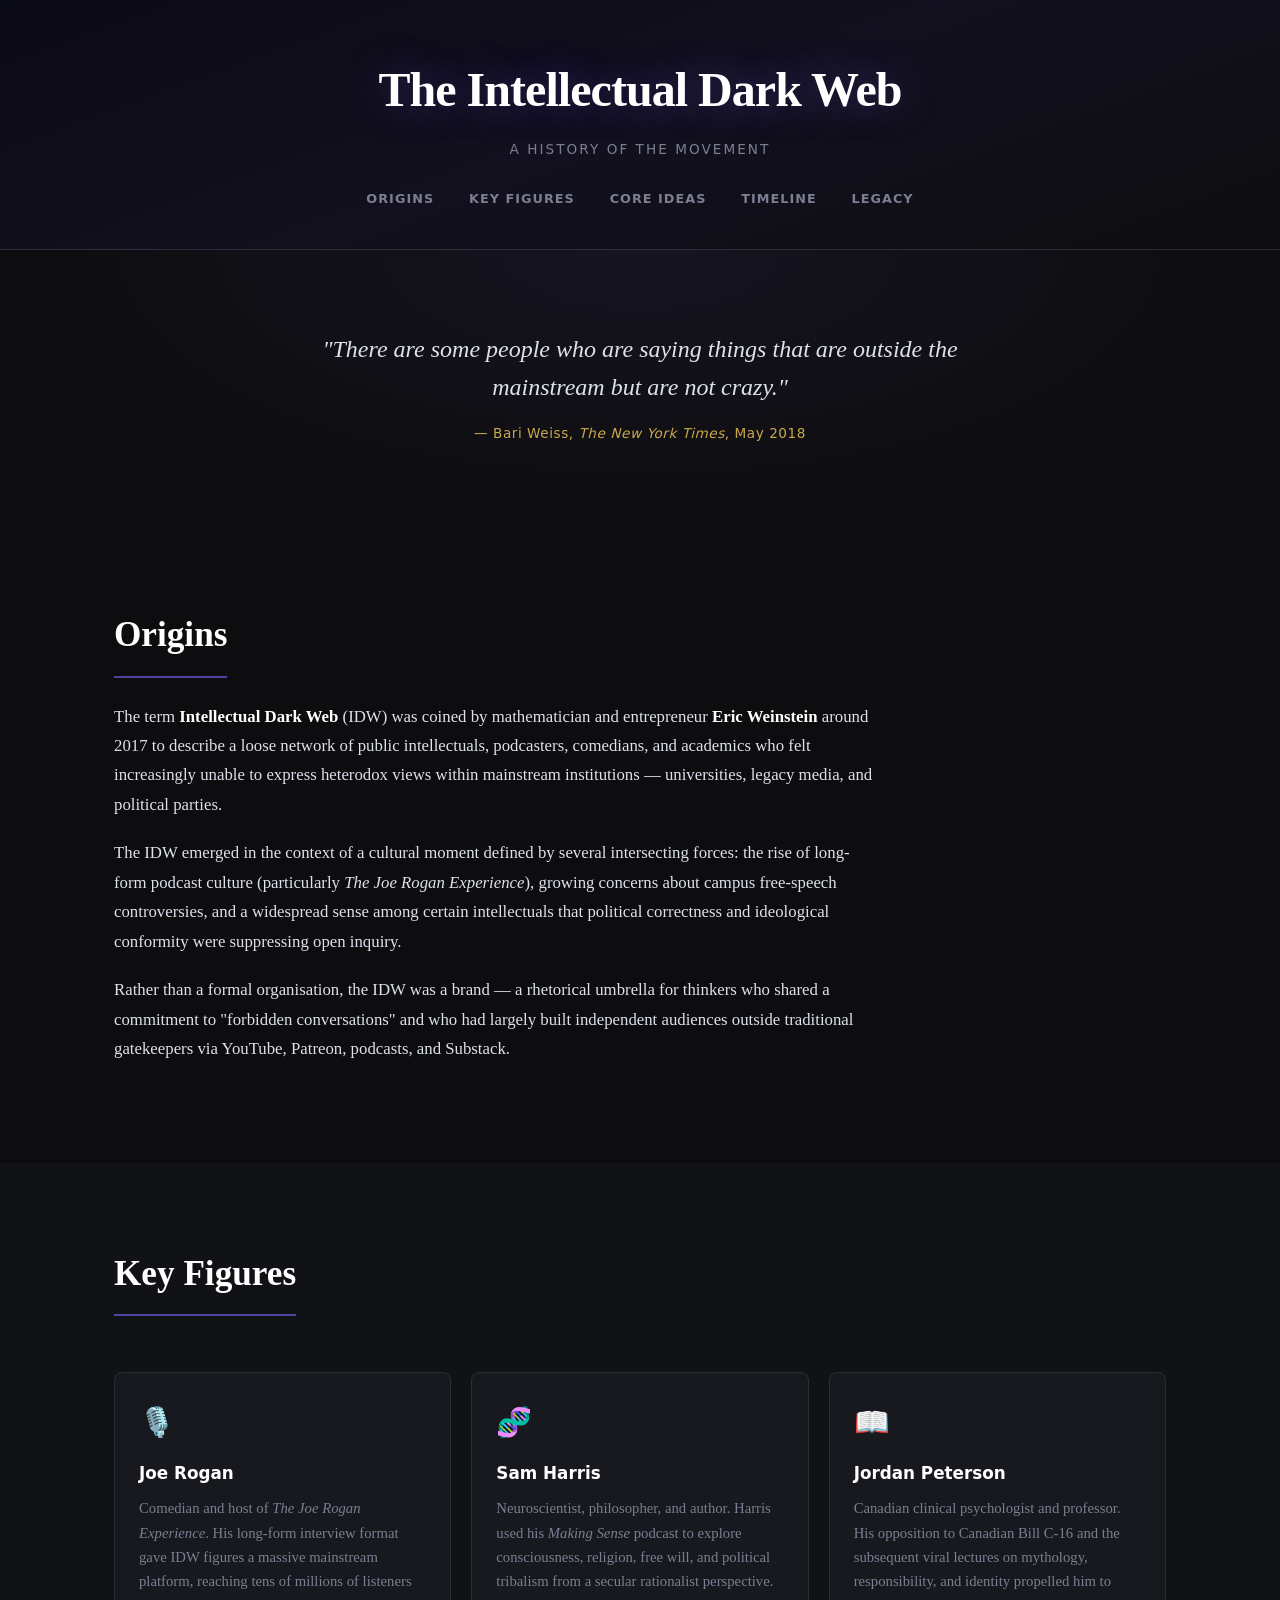
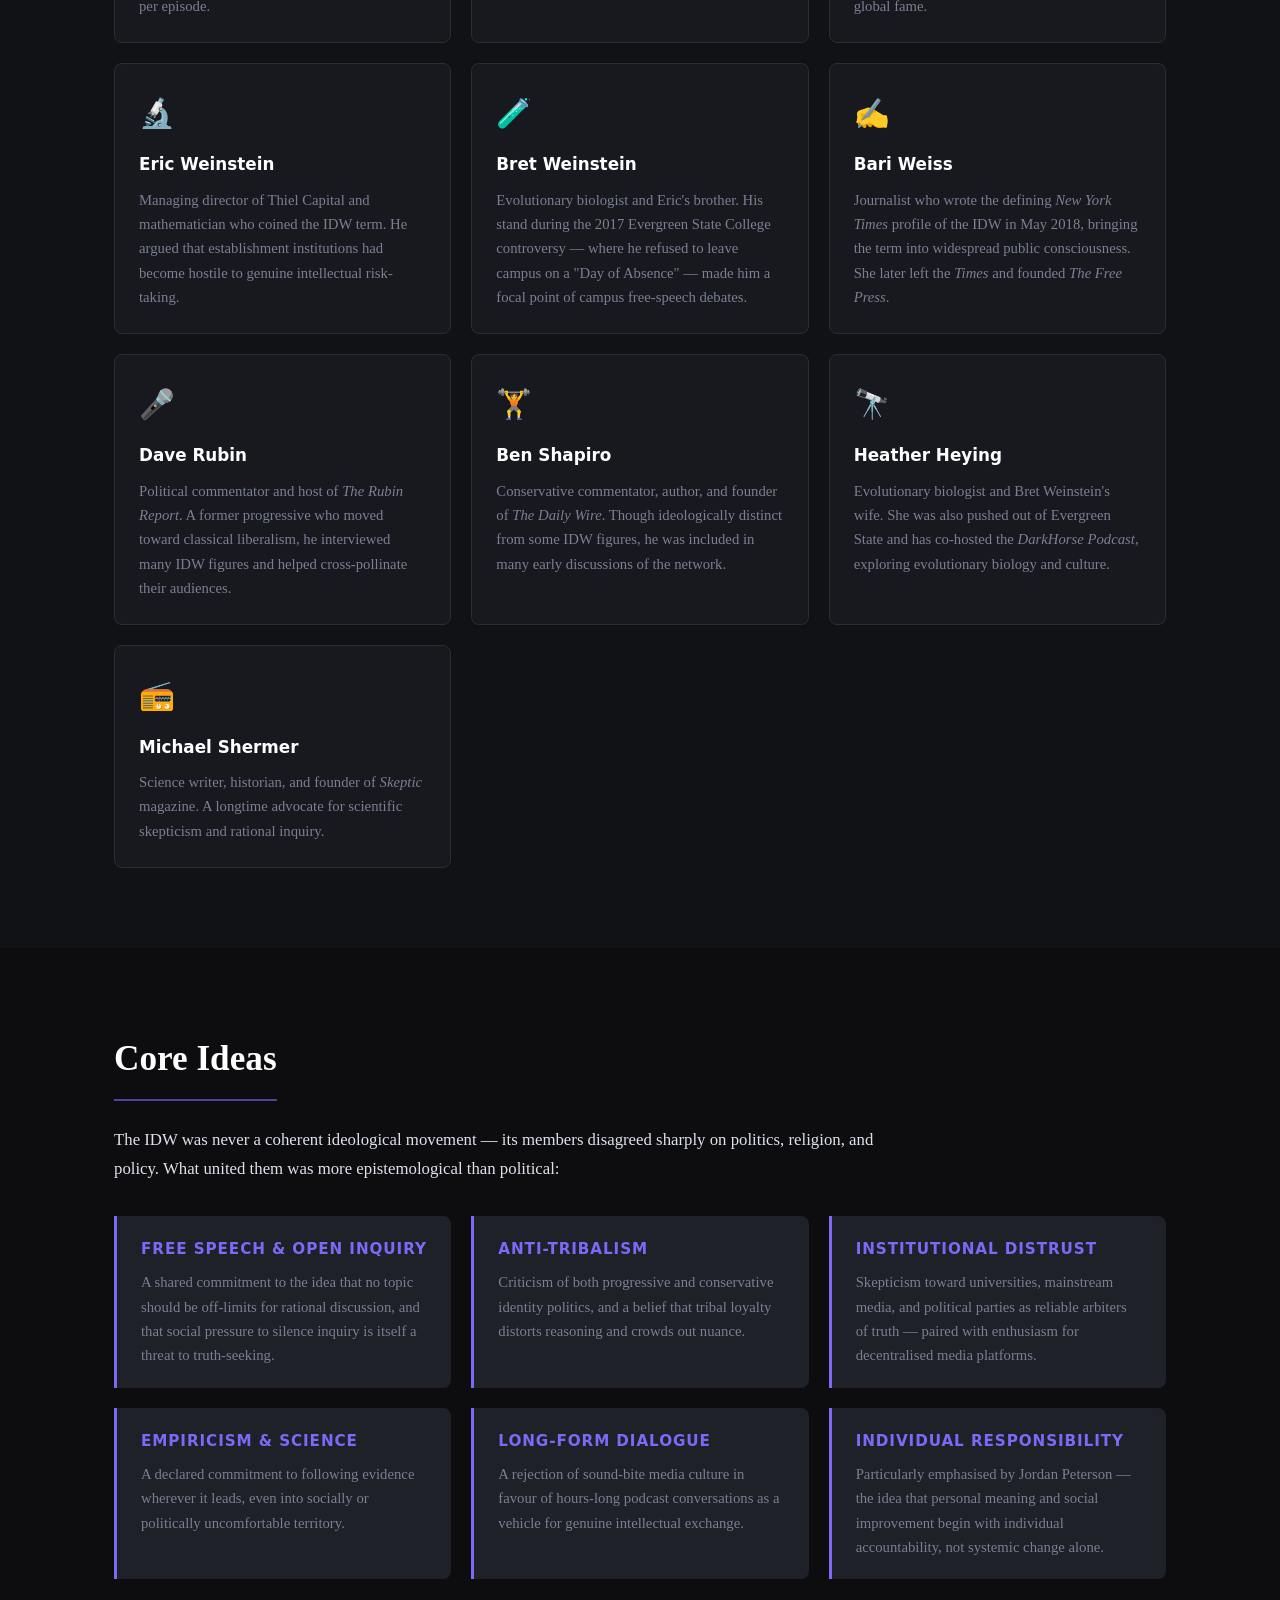
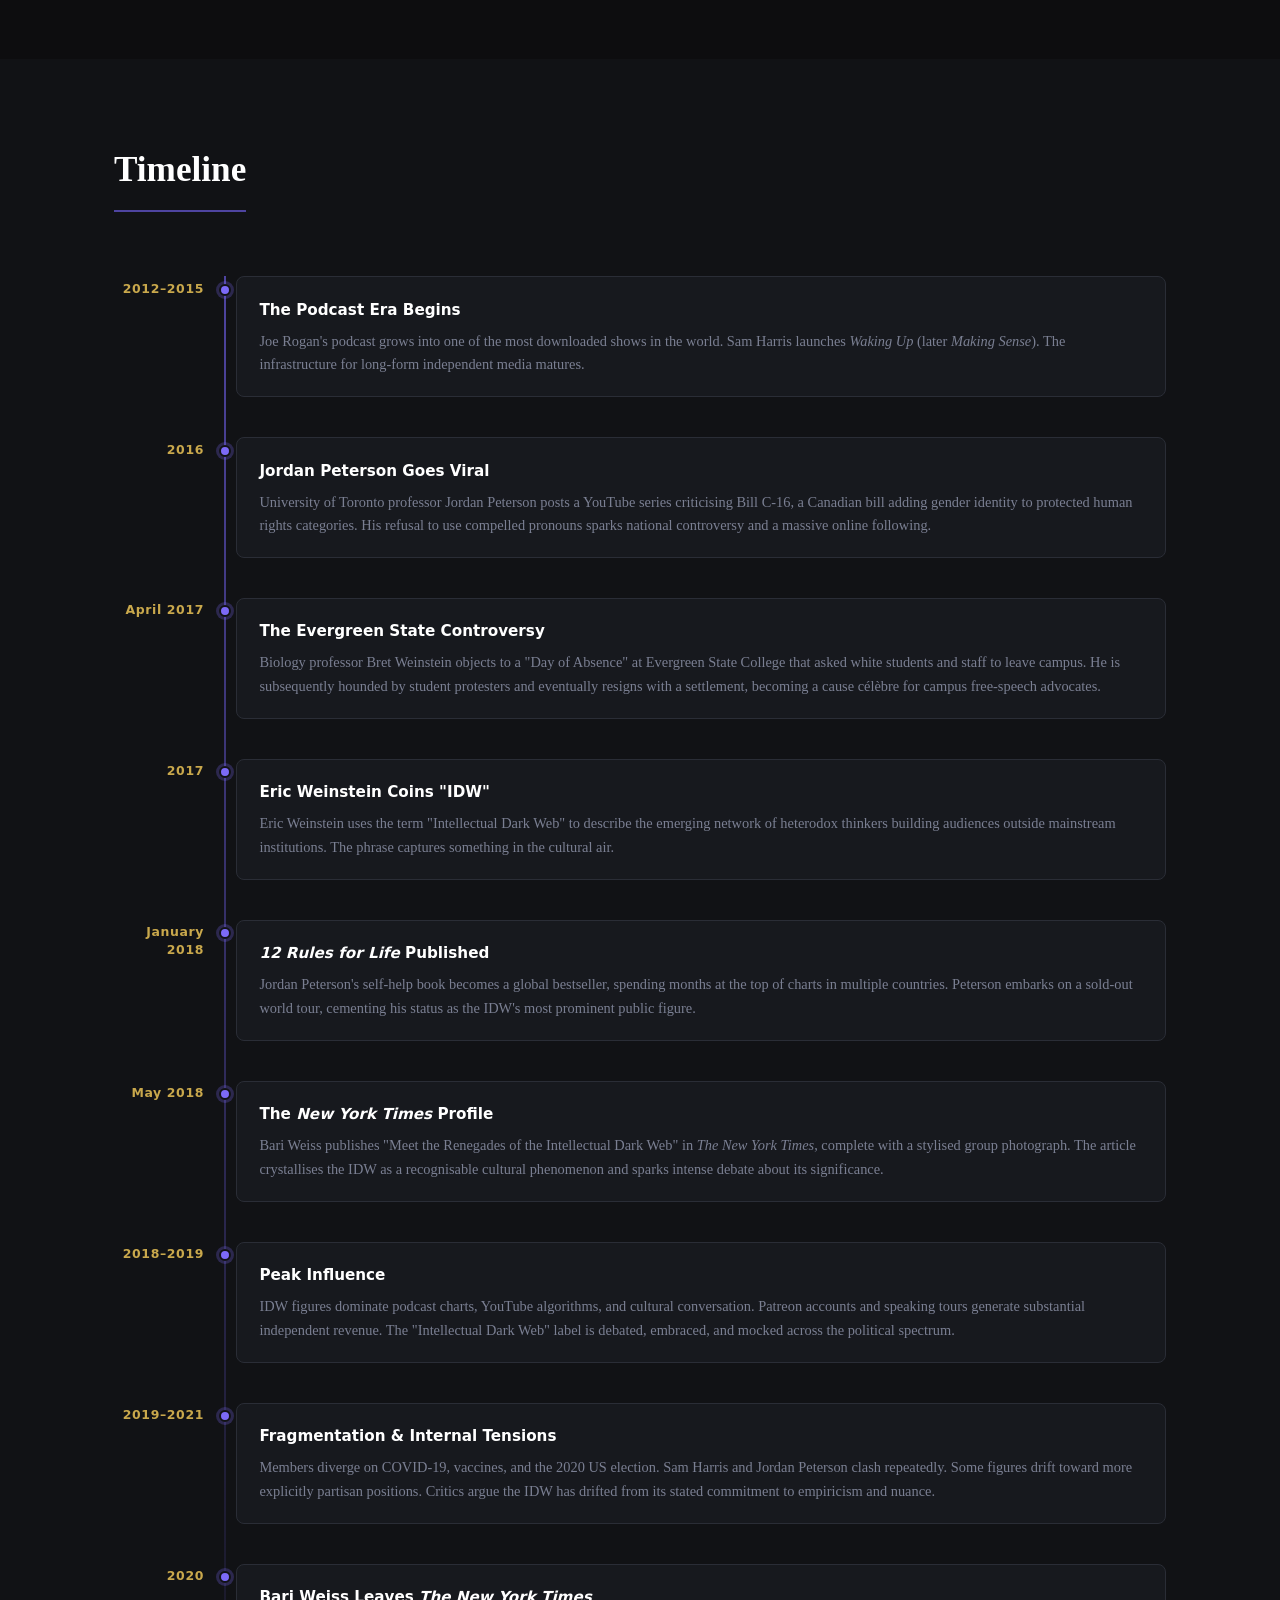
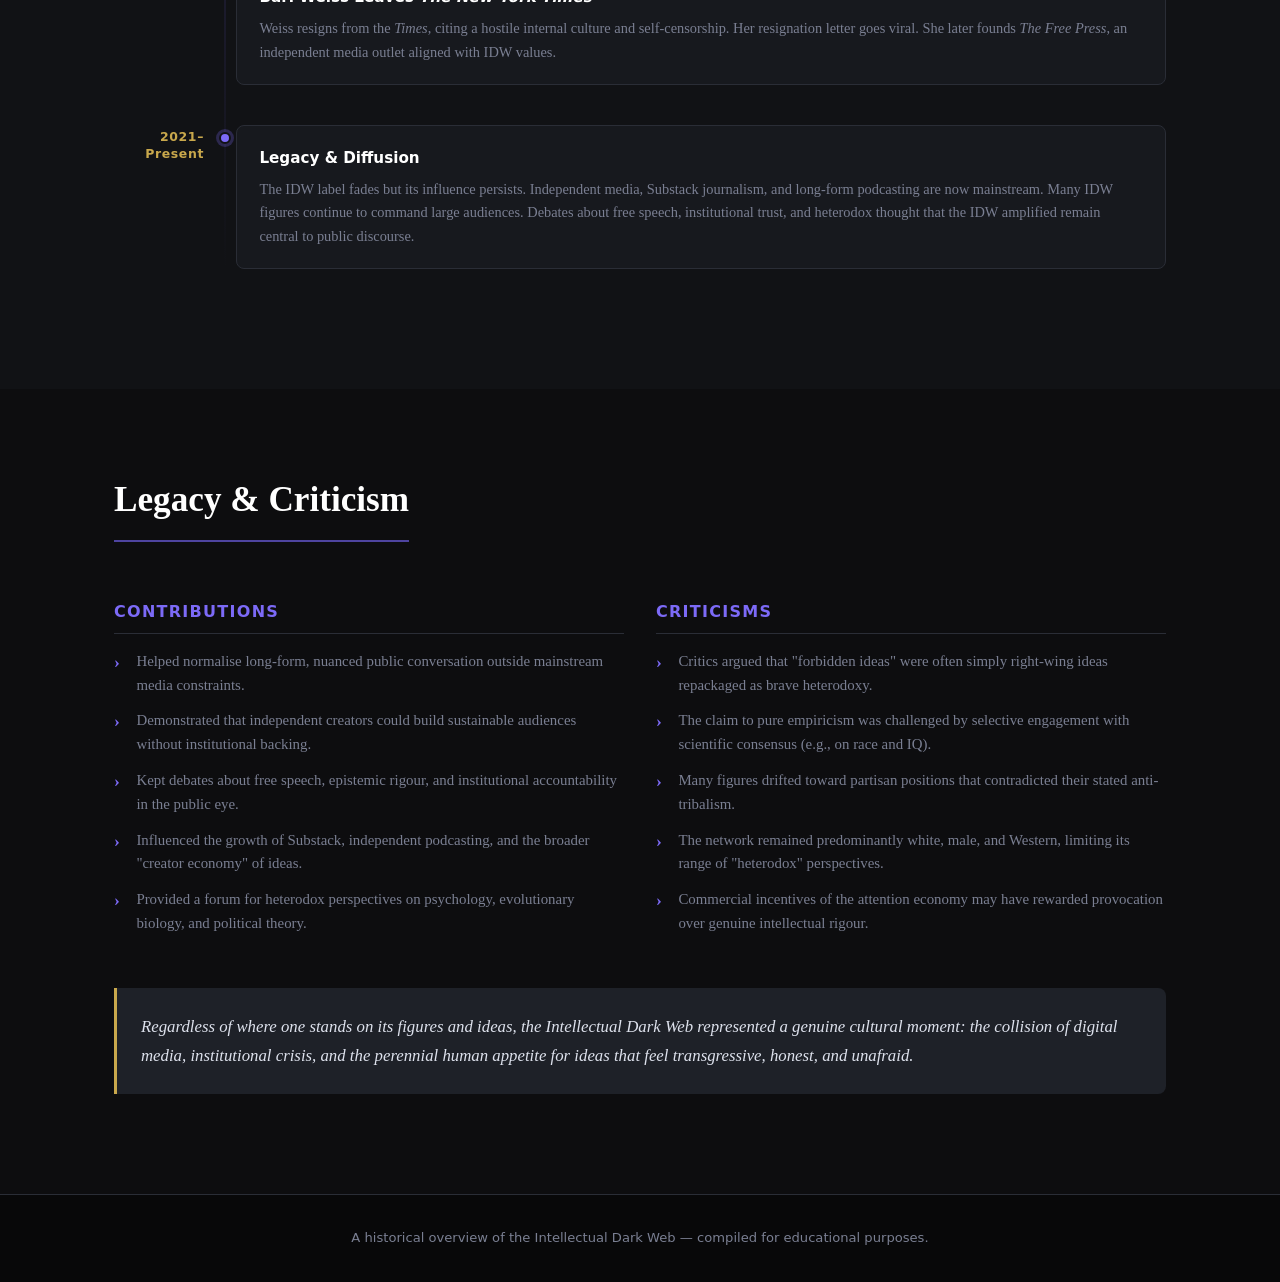
<file: index.html>
<!DOCTYPE html>
<html lang="en">
<head>
  <meta charset="UTF-8" />
  <meta name="viewport" content="width=device-width, initial-scale=1.0" />
  <title>The Intellectual Dark Web — A History</title>
  <link rel="stylesheet" href="style.css" />
</head>
<body>

  <header>
    <div class="header-inner">
      <h1>The Intellectual Dark Web</h1>
      <p class="subtitle">A History of the Movement</p>
      <nav>
        <a href="#origins">Origins</a>
        <a href="#figures">Key Figures</a>
        <a href="#ideas">Core Ideas</a>
        <a href="#timeline">Timeline</a>
        <a href="#legacy">Legacy</a>
      </nav>
    </div>
  </header>

  <main>

    <!-- HERO -->
    <section class="hero">
      <div class="container">
        <blockquote>
          "There are some people who are saying things that are outside the mainstream but are not crazy."
          <cite>— Bari Weiss, <em>The New York Times</em>, May 2018</cite>
        </blockquote>
      </div>
    </section>

    <!-- ORIGINS -->
    <section id="origins" class="section">
      <div class="container">
        <h2>Origins</h2>
        <p>
          The term <strong>Intellectual Dark Web</strong> (IDW) was coined by mathematician and entrepreneur
          <strong>Eric Weinstein</strong> around 2017 to describe a loose network of public intellectuals,
          podcasters, comedians, and academics who felt increasingly unable to express heterodox views
          within mainstream institutions — universities, legacy media, and political parties.
        </p>
        <p>
          The IDW emerged in the context of a cultural moment defined by several intersecting forces:
          the rise of long-form podcast culture (particularly <em>The Joe Rogan Experience</em>),
          growing concerns about campus free-speech controversies, and a widespread sense among certain
          intellectuals that political correctness and ideological conformity were suppressing open inquiry.
        </p>
        <p>
          Rather than a formal organisation, the IDW was a brand — a rhetorical umbrella for thinkers
          who shared a commitment to "forbidden conversations" and who had largely built independent
          audiences outside traditional gatekeepers via YouTube, Patreon, podcasts, and Substack.
        </p>
      </div>
    </section>

    <!-- KEY FIGURES -->
    <section id="figures" class="section alt">
      <div class="container">
        <h2>Key Figures</h2>
        <div class="card-grid">

          <div class="card">
            <div class="card-icon">🎙️</div>
            <h3>Joe Rogan</h3>
            <p>Comedian and host of <em>The Joe Rogan Experience</em>. His long-form interview format gave IDW figures a massive mainstream platform, reaching tens of millions of listeners per episode.</p>
          </div>

          <div class="card">
            <div class="card-icon">🧬</div>
            <h3>Sam Harris</h3>
            <p>Neuroscientist, philosopher, and author. Harris used his <em>Making Sense</em> podcast to explore consciousness, religion, free will, and political tribalism from a secular rationalist perspective.</p>
          </div>

          <div class="card">
            <div class="card-icon">📖</div>
            <h3>Jordan Peterson</h3>
            <p>Canadian clinical psychologist and professor. His opposition to Canadian Bill C-16 and the subsequent viral lectures on mythology, responsibility, and identity propelled him to global fame.</p>
          </div>

          <div class="card">
            <div class="card-icon">🔬</div>
            <h3>Eric Weinstein</h3>
            <p>Managing director of Thiel Capital and mathematician who coined the IDW term. He argued that establishment institutions had become hostile to genuine intellectual risk-taking.</p>
          </div>

          <div class="card">
            <div class="card-icon">🧪</div>
            <h3>Bret Weinstein</h3>
            <p>Evolutionary biologist and Eric's brother. His stand during the 2017 Evergreen State College controversy — where he refused to leave campus on a "Day of Absence" — made him a focal point of campus free-speech debates.</p>
          </div>

          <div class="card">
            <div class="card-icon">✍️</div>
            <h3>Bari Weiss</h3>
            <p>Journalist who wrote the defining <em>New York Times</em> profile of the IDW in May 2018, bringing the term into widespread public consciousness. She later left the <em>Times</em> and founded <em>The Free Press</em>.</p>
          </div>

          <div class="card">
            <div class="card-icon">🎤</div>
            <h3>Dave Rubin</h3>
            <p>Political commentator and host of <em>The Rubin Report</em>. A former progressive who moved toward classical liberalism, he interviewed many IDW figures and helped cross-pollinate their audiences.</p>
          </div>

          <div class="card">
            <div class="card-icon">🏋️</div>
            <h3>Ben Shapiro</h3>
            <p>Conservative commentator, author, and founder of <em>The Daily Wire</em>. Though ideologically distinct from some IDW figures, he was included in many early discussions of the network.</p>
          </div>

          <div class="card">
            <div class="card-icon">🔭</div>
            <h3>Heather Heying</h3>
            <p>Evolutionary biologist and Bret Weinstein's wife. She was also pushed out of Evergreen State and has co-hosted the <em>DarkHorse Podcast</em>, exploring evolutionary biology and culture.</p>
          </div>

          <div class="card">
            <div class="card-icon">📻</div>
            <h3>Michael Shermer</h3>
            <p>Science writer, historian, and founder of <em>Skeptic</em> magazine. A longtime advocate for scientific skepticism and rational inquiry.</p>
          </div>

        </div>
      </div>
    </section>

    <!-- CORE IDEAS -->
    <section id="ideas" class="section">
      <div class="container">
        <h2>Core Ideas</h2>
        <p>
          The IDW was never a coherent ideological movement — its members disagreed sharply on politics,
          religion, and policy. What united them was more epistemological than political:
        </p>
        <div class="ideas-grid">
          <div class="idea-item">
            <h3>Free Speech &amp; Open Inquiry</h3>
            <p>A shared commitment to the idea that no topic should be off-limits for rational discussion, and that social pressure to silence inquiry is itself a threat to truth-seeking.</p>
          </div>
          <div class="idea-item">
            <h3>Anti-Tribalism</h3>
            <p>Criticism of both progressive and conservative identity politics, and a belief that tribal loyalty distorts reasoning and crowds out nuance.</p>
          </div>
          <div class="idea-item">
            <h3>Institutional Distrust</h3>
            <p>Skepticism toward universities, mainstream media, and political parties as reliable arbiters of truth — paired with enthusiasm for decentralised media platforms.</p>
          </div>
          <div class="idea-item">
            <h3>Empiricism &amp; Science</h3>
            <p>A declared commitment to following evidence wherever it leads, even into socially or politically uncomfortable territory.</p>
          </div>
          <div class="idea-item">
            <h3>Long-Form Dialogue</h3>
            <p>A rejection of sound-bite media culture in favour of hours-long podcast conversations as a vehicle for genuine intellectual exchange.</p>
          </div>
          <div class="idea-item">
            <h3>Individual Responsibility</h3>
            <p>Particularly emphasised by Jordan Peterson — the idea that personal meaning and social improvement begin with individual accountability, not systemic change alone.</p>
          </div>
        </div>
      </div>
    </section>

    <!-- TIMELINE -->
    <section id="timeline" class="section alt">
      <div class="container">
        <h2>Timeline</h2>
        <div class="timeline">

          <div class="tl-item">
            <div class="tl-date">2012–2015</div>
            <div class="tl-content">
              <h3>The Podcast Era Begins</h3>
              <p>Joe Rogan's podcast grows into one of the most downloaded shows in the world. Sam Harris launches <em>Waking Up</em> (later <em>Making Sense</em>). The infrastructure for long-form independent media matures.</p>
            </div>
          </div>

          <div class="tl-item">
            <div class="tl-date">2016</div>
            <div class="tl-content">
              <h3>Jordan Peterson Goes Viral</h3>
              <p>University of Toronto professor Jordan Peterson posts a YouTube series criticising Bill C-16, a Canadian bill adding gender identity to protected human rights categories. His refusal to use compelled pronouns sparks national controversy and a massive online following.</p>
            </div>
          </div>

          <div class="tl-item">
            <div class="tl-date">April 2017</div>
            <div class="tl-content">
              <h3>The Evergreen State Controversy</h3>
              <p>Biology professor Bret Weinstein objects to a "Day of Absence" at Evergreen State College that asked white students and staff to leave campus. He is subsequently hounded by student protesters and eventually resigns with a settlement, becoming a cause célèbre for campus free-speech advocates.</p>
            </div>
          </div>

          <div class="tl-item">
            <div class="tl-date">2017</div>
            <div class="tl-content">
              <h3>Eric Weinstein Coins "IDW"</h3>
              <p>Eric Weinstein uses the term "Intellectual Dark Web" to describe the emerging network of heterodox thinkers building audiences outside mainstream institutions. The phrase captures something in the cultural air.</p>
            </div>
          </div>

          <div class="tl-item">
            <div class="tl-date">January 2018</div>
            <div class="tl-content">
              <h3><em>12 Rules for Life</em> Published</h3>
              <p>Jordan Peterson's self-help book becomes a global bestseller, spending months at the top of charts in multiple countries. Peterson embarks on a sold-out world tour, cementing his status as the IDW's most prominent public figure.</p>
            </div>
          </div>

          <div class="tl-item">
            <div class="tl-date">May 2018</div>
            <div class="tl-content">
              <h3>The <em>New York Times</em> Profile</h3>
              <p>Bari Weiss publishes "Meet the Renegades of the Intellectual Dark Web" in <em>The New York Times</em>, complete with a stylised group photograph. The article crystallises the IDW as a recognisable cultural phenomenon and sparks intense debate about its significance.</p>
            </div>
          </div>

          <div class="tl-item">
            <div class="tl-date">2018–2019</div>
            <div class="tl-content">
              <h3>Peak Influence</h3>
              <p>IDW figures dominate podcast charts, YouTube algorithms, and cultural conversation. Patreon accounts and speaking tours generate substantial independent revenue. The "Intellectual Dark Web" label is debated, embraced, and mocked across the political spectrum.</p>
            </div>
          </div>

          <div class="tl-item">
            <div class="tl-date">2019–2021</div>
            <div class="tl-content">
              <h3>Fragmentation &amp; Internal Tensions</h3>
              <p>Members diverge on COVID-19, vaccines, and the 2020 US election. Sam Harris and Jordan Peterson clash repeatedly. Some figures drift toward more explicitly partisan positions. Critics argue the IDW has drifted from its stated commitment to empiricism and nuance.</p>
            </div>
          </div>

          <div class="tl-item">
            <div class="tl-date">2020</div>
            <div class="tl-content">
              <h3>Bari Weiss Leaves <em>The New York Times</em></h3>
              <p>Weiss resigns from the <em>Times</em>, citing a hostile internal culture and self-censorship. Her resignation letter goes viral. She later founds <em>The Free Press</em>, an independent media outlet aligned with IDW values.</p>
            </div>
          </div>

          <div class="tl-item">
            <div class="tl-date">2021–Present</div>
            <div class="tl-content">
              <h3>Legacy &amp; Diffusion</h3>
              <p>The IDW label fades but its influence persists. Independent media, Substack journalism, and long-form podcasting are now mainstream. Many IDW figures continue to command large audiences. Debates about free speech, institutional trust, and heterodox thought that the IDW amplified remain central to public discourse.</p>
            </div>
          </div>

        </div>
      </div>
    </section>

    <!-- LEGACY -->
    <section id="legacy" class="section">
      <div class="container">
        <h2>Legacy &amp; Criticism</h2>
        <div class="legacy-grid">
          <div class="legacy-col">
            <h3>Contributions</h3>
            <ul>
              <li>Helped normalise long-form, nuanced public conversation outside mainstream media constraints.</li>
              <li>Demonstrated that independent creators could build sustainable audiences without institutional backing.</li>
              <li>Kept debates about free speech, epistemic rigour, and institutional accountability in the public eye.</li>
              <li>Influenced the growth of Substack, independent podcasting, and the broader "creator economy" of ideas.</li>
              <li>Provided a forum for heterodox perspectives on psychology, evolutionary biology, and political theory.</li>
            </ul>
          </div>
          <div class="legacy-col">
            <h3>Criticisms</h3>
            <ul>
              <li>Critics argued that "forbidden ideas" were often simply right-wing ideas repackaged as brave heterodoxy.</li>
              <li>The claim to pure empiricism was challenged by selective engagement with scientific consensus (e.g., on race and IQ).</li>
              <li>Many figures drifted toward partisan positions that contradicted their stated anti-tribalism.</li>
              <li>The network remained predominantly white, male, and Western, limiting its range of "heterodox" perspectives.</li>
              <li>Commercial incentives of the attention economy may have rewarded provocation over genuine intellectual rigour.</li>
            </ul>
          </div>
        </div>
        <p class="legacy-footer">
          Regardless of where one stands on its figures and ideas, the Intellectual Dark Web represented a
          genuine cultural moment: the collision of digital media, institutional crisis, and the perennial
          human appetite for ideas that feel transgressive, honest, and unafraid.
        </p>
      </div>
    </section>

  </main>

  <footer>
    <div class="container">
      <p>A historical overview of the Intellectual Dark Web &mdash; compiled for educational purposes.</p>
    </div>
  </footer>

</body>
</html>
</file>
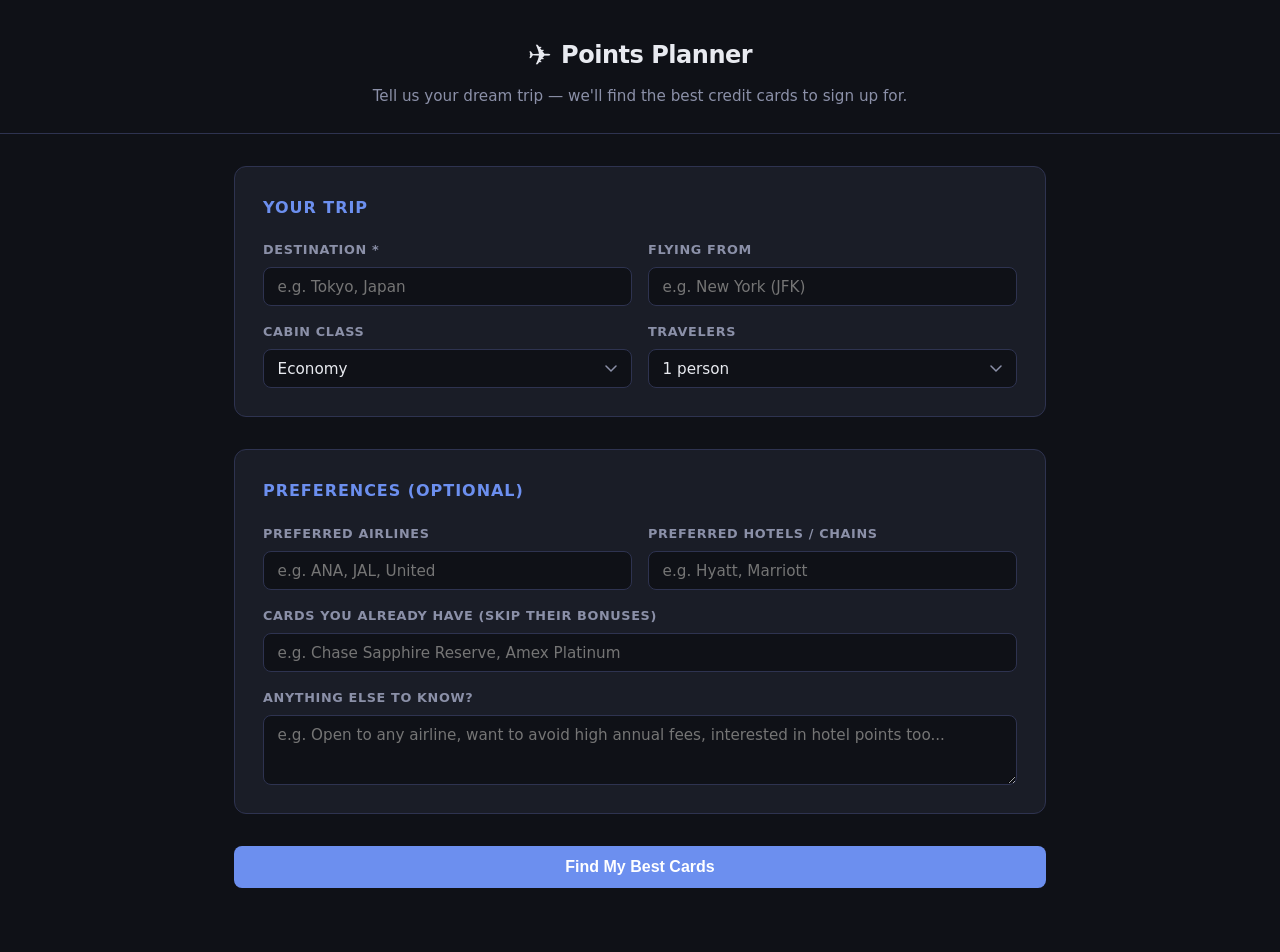
<file: templates/index.html>
<!DOCTYPE html>
<html lang="en">
<head>
  <meta charset="UTF-8" />
  <meta name="viewport" content="width=device-width, initial-scale=1.0" />
  <title>Points Planner — Credit Card Trip Optimizer</title>
  <style>
    *, *::before, *::after { box-sizing: border-box; margin: 0; padding: 0; }

    :root {
      --bg: #0f1117;
      --surface: #1a1d27;
      --surface2: #22263a;
      --border: #2e3350;
      --accent: #6c8fef;
      --accent-glow: rgba(108, 143, 239, 0.15);
      --text: #e8eaf0;
      --muted: #8b90a8;
      --green: #4ade80;
      --gold: #fbbf24;
      --radius: 12px;
    }

    body {
      background: var(--bg);
      color: var(--text);
      font-family: -apple-system, BlinkMacSystemFont, 'Segoe UI', system-ui, sans-serif;
      min-height: 100vh;
      line-height: 1.6;
    }

    header {
      padding: 2rem 1.5rem 1.5rem;
      text-align: center;
      border-bottom: 1px solid var(--border);
    }

    .logo {
      display: inline-flex;
      align-items: center;
      gap: 0.6rem;
      font-size: 1.5rem;
      font-weight: 700;
      letter-spacing: -0.02em;
    }

    .logo-icon {
      font-size: 1.8rem;
    }

    header p {
      color: var(--muted);
      margin-top: 0.4rem;
      font-size: 0.95rem;
    }

    main {
      max-width: 860px;
      margin: 0 auto;
      padding: 2rem 1.5rem 4rem;
    }

    .form-card {
      background: var(--surface);
      border: 1px solid var(--border);
      border-radius: var(--radius);
      padding: 1.75rem;
      margin-bottom: 2rem;
    }

    .form-card h2 {
      font-size: 1rem;
      font-weight: 600;
      color: var(--accent);
      text-transform: uppercase;
      letter-spacing: 0.06em;
      margin-bottom: 1.25rem;
    }

    .grid-2 {
      display: grid;
      grid-template-columns: 1fr 1fr;
      gap: 1rem;
    }

    .grid-3 {
      display: grid;
      grid-template-columns: 1fr 1fr 1fr;
      gap: 1rem;
    }

    @media (max-width: 600px) {
      .grid-2, .grid-3 { grid-template-columns: 1fr; }
    }

    .field {
      display: flex;
      flex-direction: column;
      gap: 0.4rem;
    }

    .field.full { grid-column: 1 / -1; }

    label {
      font-size: 0.8rem;
      font-weight: 600;
      color: var(--muted);
      text-transform: uppercase;
      letter-spacing: 0.05em;
    }

    input, select, textarea {
      background: var(--bg);
      border: 1px solid var(--border);
      border-radius: 8px;
      color: var(--text);
      font-size: 0.95rem;
      padding: 0.6rem 0.85rem;
      font-family: inherit;
      transition: border-color 0.15s;
      width: 100%;
    }

    input:focus, select:focus, textarea:focus {
      outline: none;
      border-color: var(--accent);
      box-shadow: 0 0 0 3px var(--accent-glow);
    }

    textarea { resize: vertical; min-height: 70px; }

    select {
      appearance: none;
      background-image: url("data:image/svg+xml,%3Csvg xmlns='http://www.w3.org/2000/svg' width='12' height='8' viewBox='0 0 12 8'%3E%3Cpath d='M1 1l5 5 5-5' stroke='%238b90a8' stroke-width='1.5' fill='none' stroke-linecap='round'/%3E%3C/svg%3E");
      background-repeat: no-repeat;
      background-position: right 0.85rem center;
      padding-right: 2.5rem;
    }

    .btn-submit {
      display: flex;
      align-items: center;
      justify-content: center;
      gap: 0.5rem;
      background: var(--accent);
      color: #fff;
      border: none;
      border-radius: 8px;
      font-size: 1rem;
      font-weight: 600;
      padding: 0.75rem 1.75rem;
      cursor: pointer;
      transition: opacity 0.15s, transform 0.1s;
      margin-top: 1.25rem;
      width: 100%;
    }

    .btn-submit:hover { opacity: 0.9; }
    .btn-submit:active { transform: scale(0.98); }
    .btn-submit:disabled { opacity: 0.5; cursor: not-allowed; }

    .spinner {
      width: 16px; height: 16px;
      border: 2px solid rgba(255,255,255,0.3);
      border-top-color: #fff;
      border-radius: 50%;
      animation: spin 0.7s linear infinite;
      display: none;
    }

    @keyframes spin { to { transform: rotate(360deg); } }

    /* Results */
    #results {
      display: none;
    }

    #results h2 {
      font-size: 1.1rem;
      font-weight: 700;
      margin-bottom: 1rem;
      display: flex;
      align-items: center;
      gap: 0.5rem;
    }

    .result-box {
      background: var(--surface);
      border: 1px solid var(--border);
      border-radius: var(--radius);
      padding: 1.5rem 1.75rem;
      font-size: 0.95rem;
      line-height: 1.75;
    }

    /* Markdown-style rendering */
    .result-box h1, .result-box h2, .result-box h3 {
      margin-top: 1.25rem;
      margin-bottom: 0.5rem;
      line-height: 1.3;
    }

    .result-box h1 { font-size: 1.3rem; color: var(--text); }
    .result-box h2 { font-size: 1.1rem; color: var(--accent); }
    .result-box h3 { font-size: 1rem; color: var(--gold); }

    .result-box p { margin-bottom: 0.75rem; }

    .result-box ul, .result-box ol {
      padding-left: 1.5rem;
      margin-bottom: 0.75rem;
    }

    .result-box li { margin-bottom: 0.3rem; }

    .result-box strong { color: var(--green); }

    .result-box hr {
      border: none;
      border-top: 1px solid var(--border);
      margin: 1.25rem 0;
    }

    .result-box code {
      background: var(--surface2);
      border-radius: 4px;
      padding: 0.15em 0.4em;
      font-size: 0.875em;
      font-family: 'SF Mono', 'Fira Code', monospace;
    }

    .cursor {
      display: inline-block;
      width: 2px;
      height: 1em;
      background: var(--accent);
      animation: blink 1s step-end infinite;
      vertical-align: text-bottom;
      margin-left: 1px;
    }

    @keyframes blink { 50% { opacity: 0; } }

    .error-box {
      background: rgba(239, 68, 68, 0.1);
      border: 1px solid rgba(239, 68, 68, 0.4);
      border-radius: var(--radius);
      padding: 1rem 1.25rem;
      color: #fca5a5;
      font-size: 0.9rem;
    }
  </style>
</head>
<body>
  <header>
    <div class="logo">
      <span class="logo-icon">✈️</span>
      Points Planner
    </div>
    <p>Tell us your dream trip — we'll find the best credit cards to sign up for.</p>
  </header>

  <main>
    <form id="tripForm">
      <div class="form-card">
        <h2>Your Trip</h2>
        <div class="grid-2">
          <div class="field">
            <label for="destination">Destination *</label>
            <input type="text" id="destination" placeholder="e.g. Tokyo, Japan" required />
          </div>
          <div class="field">
            <label for="origin">Flying from</label>
            <input type="text" id="origin" placeholder="e.g. New York (JFK)" />
          </div>
          <div class="field">
            <label for="travel_class">Cabin class</label>
            <select id="travel_class">
              <option value="economy">Economy</option>
              <option value="premium economy">Premium Economy</option>
              <option value="business">Business Class</option>
              <option value="first">First Class</option>
            </select>
          </div>
          <div class="field">
            <label for="num_travelers">Travelers</label>
            <select id="num_travelers">
              <option value="1">1 person</option>
              <option value="2">2 people</option>
              <option value="3">3 people</option>
              <option value="4">4 people</option>
            </select>
          </div>
        </div>
      </div>

      <div class="form-card">
        <h2>Preferences (optional)</h2>
        <div class="grid-2">
          <div class="field">
            <label for="preferred_airlines">Preferred airlines</label>
            <input type="text" id="preferred_airlines" placeholder="e.g. ANA, JAL, United" />
          </div>
          <div class="field">
            <label for="preferred_hotels">Preferred hotels / chains</label>
            <input type="text" id="preferred_hotels" placeholder="e.g. Hyatt, Marriott" />
          </div>
          <div class="field full">
            <label for="existing_cards">Cards you already have (skip their bonuses)</label>
            <input type="text" id="existing_cards" placeholder="e.g. Chase Sapphire Reserve, Amex Platinum" />
          </div>
          <div class="field full">
            <label for="flexibility">Anything else to know?</label>
            <textarea id="flexibility" placeholder="e.g. Open to any airline, want to avoid high annual fees, interested in hotel points too..."></textarea>
          </div>
        </div>
      </div>

      <button type="submit" class="btn-submit" id="submitBtn">
        <div class="spinner" id="spinner"></div>
        <span id="btnText">Find My Best Cards</span>
      </button>
    </form>

    <div id="results">
      <h2>🎯 Your personalized recommendations</h2>
      <div class="result-box" id="resultContent"></div>
    </div>
  </main>

  <script>
    // Very simple markdown-to-HTML renderer (handles the subset Claude uses)
    function renderMarkdown(text) {
      return text
        .replace(/&/g, '&amp;')
        .replace(/</g, '&lt;')
        .replace(/>/g, '&gt;')
        // Headers
        .replace(/^### (.+)$/gm, '<h3>$1</h3>')
        .replace(/^## (.+)$/gm, '<h2>$1</h2>')
        .replace(/^# (.+)$/gm, '<h1>$1</h1>')
        // Bold + italic
        .replace(/\*\*\*(.+?)\*\*\*/g, '<strong><em>$1</em></strong>')
        .replace(/\*\*(.+?)\*\*/g, '<strong>$1</strong>')
        .replace(/\*(.+?)\*/g, '<em>$1</em>')
        // Inline code
        .replace(/`([^`]+)`/g, '<code>$1</code>')
        // HR
        .replace(/^---+$/gm, '<hr />')
        // Unordered lists
        .replace(/^[\s]*[-*] (.+)$/gm, '<li>$1</li>')
        // Numbered lists
        .replace(/^[\s]*\d+\. (.+)$/gm, '<li>$1</li>')
        // Wrap consecutive <li> items
        .replace(/(<li>.*<\/li>\n?)+/g, (m) => `<ul>${m}</ul>`)
        // Paragraphs (double newline)
        .replace(/\n\n([^<])/g, '\n<p>$1')
        .replace(/([^>])\n\n/g, '$1</p>\n')
        // Single newlines inside paragraphs become <br>
        .replace(/([^\n>])\n([^\n<])/g, '$1<br/>$2');
    }

    const form = document.getElementById('tripForm');
    const results = document.getElementById('results');
    const resultContent = document.getElementById('resultContent');
    const submitBtn = document.getElementById('submitBtn');
    const spinner = document.getElementById('spinner');
    const btnText = document.getElementById('btnText');

    let fullText = '';

    form.addEventListener('submit', async (e) => {
      e.preventDefault();

      const destination = document.getElementById('destination').value.trim();
      if (!destination) return;

      // Reset UI
      fullText = '';
      results.style.display = 'block';
      resultContent.innerHTML = '<span class="cursor"></span>';
      submitBtn.disabled = true;
      spinner.style.display = 'block';
      btnText.textContent = 'Analyzing...';
      resultContent.scrollIntoView({ behavior: 'smooth', block: 'nearest' });

      const body = {
        destination,
        origin: document.getElementById('origin').value.trim(),
        travel_class: document.getElementById('travel_class').value,
        num_travelers: document.getElementById('num_travelers').value,
        preferred_airlines: document.getElementById('preferred_airlines').value.trim(),
        preferred_hotels: document.getElementById('preferred_hotels').value.trim(),
        existing_cards: document.getElementById('existing_cards').value.trim(),
        flexibility: document.getElementById('flexibility').value.trim(),
      };

      try {
        const response = await fetch('/api/recommend', {
          method: 'POST',
          headers: { 'Content-Type': 'application/json' },
          body: JSON.stringify(body),
        });

        if (!response.ok) {
          const err = await response.json();
          resultContent.innerHTML = `<div class="error-box">${err.error || 'Something went wrong.'}</div>`;
          return;
        }

        const reader = response.body.getReader();
        const decoder = new TextDecoder();
        let buffer = '';

        while (true) {
          const { done, value } = await reader.read();
          if (done) break;

          buffer += decoder.decode(value, { stream: true });
          const lines = buffer.split('\n');
          buffer = lines.pop();

          for (const line of lines) {
            if (!line.startsWith('data: ')) continue;
            const raw = line.slice(6).trim();
            if (raw === '[DONE]') break;
            try {
              const { text } = JSON.parse(raw);
              fullText += text;
              resultContent.innerHTML = renderMarkdown(fullText) + '<span class="cursor"></span>';
            } catch (_) {}
          }
        }

        // Final render without cursor
        resultContent.innerHTML = renderMarkdown(fullText);

      } catch (err) {
        resultContent.innerHTML = `<div class="error-box">Network error: ${err.message}</div>`;
      } finally {
        submitBtn.disabled = false;
        spinner.style.display = 'none';
        btnText.textContent = 'Find My Best Cards';
      }
    });
  </script>
</body>
</html>
</file>
<file: style.css>
/* =========================================
   Intellectual Dark Web — History Website
   ========================================= */

*, *::before, *::after {
  box-sizing: border-box;
  margin: 0;
  padding: 0;
}

:root {
  --bg:          #0d0d0f;
  --bg-alt:      #111215;
  --surface:     #17191e;
  --surface2:    #1e2128;
  --border:      #2a2d36;
  --accent:      #7c6af7;
  --accent-dim:  #4e44a0;
  --text:        #dde1ec;
  --text-muted:  #7a7f92;
  --heading:     #ffffff;
  --gold:        #c9a84c;

  --font-body:   'Georgia', 'Times New Roman', serif;
  --font-ui:     system-ui, -apple-system, sans-serif;

  --max-w:       1100px;
  --radius:      8px;
}

html {
  scroll-behavior: smooth;
}

body {
  background: var(--bg);
  color: var(--text);
  font-family: var(--font-body);
  font-size: 1.05rem;
  line-height: 1.75;
}

/* ---- UTILITIES ---- */
.container {
  max-width: var(--max-w);
  margin: 0 auto;
  padding: 0 1.5rem;
}

/* ---- HEADER ---- */
header {
  background: linear-gradient(160deg, #0a0a14 0%, #13101f 50%, #0d0d0f 100%);
  border-bottom: 1px solid var(--border);
  padding: 3rem 1.5rem 2rem;
  text-align: center;
  position: sticky;
  top: 0;
  z-index: 100;
  backdrop-filter: blur(6px);
}

.header-inner {
  max-width: var(--max-w);
  margin: 0 auto;
}

header h1 {
  font-family: var(--font-body);
  font-size: clamp(1.8rem, 4vw, 3rem);
  color: var(--heading);
  letter-spacing: -0.02em;
  text-shadow: 0 0 40px rgba(124, 106, 247, 0.4);
}

.subtitle {
  font-family: var(--font-ui);
  font-size: 0.85rem;
  color: var(--text-muted);
  letter-spacing: 0.15em;
  text-transform: uppercase;
  margin-top: 0.4rem;
  margin-bottom: 1.2rem;
}

nav {
  display: flex;
  justify-content: center;
  gap: 0.25rem;
  flex-wrap: wrap;
}

nav a {
  font-family: var(--font-ui);
  font-size: 0.8rem;
  font-weight: 600;
  color: var(--text-muted);
  text-decoration: none;
  letter-spacing: 0.08em;
  text-transform: uppercase;
  padding: 0.35rem 0.9rem;
  border-radius: 999px;
  border: 1px solid transparent;
  transition: color 0.2s, border-color 0.2s, background 0.2s;
}

nav a:hover {
  color: var(--accent);
  border-color: var(--accent-dim);
  background: rgba(124, 106, 247, 0.07);
}

/* ---- HERO ---- */
.hero {
  padding: 5rem 1.5rem;
  background: radial-gradient(ellipse at center top, rgba(124,106,247,0.08) 0%, transparent 70%);
  text-align: center;
}

.hero blockquote {
  max-width: 700px;
  margin: 0 auto;
  font-size: clamp(1.1rem, 2.5vw, 1.5rem);
  font-style: italic;
  color: var(--text);
  line-height: 1.6;
  border: none;
  padding: 0;
}

.hero cite {
  display: block;
  margin-top: 1rem;
  font-family: var(--font-ui);
  font-size: 0.85rem;
  font-style: normal;
  color: var(--gold);
  letter-spacing: 0.04em;
}

/* ---- SECTIONS ---- */
.section {
  padding: 5rem 1.5rem;
}

.section.alt {
  background: var(--bg-alt);
}

.section h2 {
  font-size: clamp(1.6rem, 3vw, 2.2rem);
  color: var(--heading);
  margin-bottom: 1.5rem;
  padding-bottom: 0.6rem;
  border-bottom: 2px solid var(--accent-dim);
  display: inline-block;
}

.section p {
  max-width: 760px;
  margin-bottom: 1.2rem;
  color: var(--text);
}

.section p strong {
  color: var(--heading);
}

/* ---- CARD GRID (Key Figures) ---- */
.card-grid {
  display: grid;
  grid-template-columns: repeat(auto-fill, minmax(280px, 1fr));
  gap: 1.25rem;
  margin-top: 2rem;
}

.card {
  background: var(--surface);
  border: 1px solid var(--border);
  border-radius: var(--radius);
  padding: 1.5rem;
  transition: border-color 0.25s, transform 0.25s, box-shadow 0.25s;
}

.card:hover {
  border-color: var(--accent-dim);
  transform: translateY(-3px);
  box-shadow: 0 8px 32px rgba(124, 106, 247, 0.12);
}

.card-icon {
  font-size: 1.8rem;
  margin-bottom: 0.75rem;
}

.card h3 {
  font-family: var(--font-ui);
  font-size: 1.05rem;
  font-weight: 700;
  color: var(--heading);
  margin-bottom: 0.5rem;
}

.card p {
  font-size: 0.92rem;
  color: var(--text-muted);
  line-height: 1.65;
  margin: 0;
  max-width: none;
}

/* ---- IDEAS GRID ---- */
.ideas-grid {
  display: grid;
  grid-template-columns: repeat(auto-fill, minmax(280px, 1fr));
  gap: 1.25rem;
  margin-top: 2rem;
}

.idea-item {
  background: var(--surface2);
  border-left: 3px solid var(--accent);
  border-radius: 0 var(--radius) var(--radius) 0;
  padding: 1.25rem 1.5rem;
}

.idea-item h3 {
  font-family: var(--font-ui);
  font-size: 0.95rem;
  font-weight: 700;
  color: var(--accent);
  text-transform: uppercase;
  letter-spacing: 0.06em;
  margin-bottom: 0.5rem;
}

.idea-item p {
  font-size: 0.92rem;
  color: var(--text-muted);
  line-height: 1.65;
  margin: 0;
  max-width: none;
}

/* ---- TIMELINE ---- */
.timeline {
  position: relative;
  margin-top: 2.5rem;
  padding-left: 0;
}

.timeline::before {
  content: '';
  position: absolute;
  left: 110px;
  top: 0;
  bottom: 0;
  width: 2px;
  background: linear-gradient(to bottom, var(--accent-dim), transparent);
}

.tl-item {
  display: flex;
  gap: 2rem;
  margin-bottom: 2.5rem;
  align-items: flex-start;
  position: relative;
}

.tl-date {
  flex: 0 0 90px;
  text-align: right;
  font-family: var(--font-ui);
  font-size: 0.78rem;
  font-weight: 700;
  color: var(--gold);
  letter-spacing: 0.05em;
  padding-top: 0.2rem;
  line-height: 1.4;
}

.tl-item::after {
  content: '';
  position: absolute;
  left: 105px;
  top: 0.45rem;
  width: 12px;
  height: 12px;
  background: var(--accent);
  border-radius: 50%;
  border: 2px solid var(--bg-alt);
  box-shadow: 0 0 0 3px rgba(124, 106, 247, 0.25);
}

.tl-content {
  flex: 1;
  background: var(--surface);
  border: 1px solid var(--border);
  border-radius: var(--radius);
  padding: 1.2rem 1.4rem;
}

.tl-content h3 {
  font-family: var(--font-ui);
  font-size: 0.95rem;
  font-weight: 700;
  color: var(--heading);
  margin-bottom: 0.4rem;
}

.tl-content p {
  font-size: 0.9rem;
  color: var(--text-muted);
  line-height: 1.65;
  margin: 0;
  max-width: none;
}

/* ---- LEGACY ---- */
.legacy-grid {
  display: grid;
  grid-template-columns: 1fr 1fr;
  gap: 2rem;
  margin-top: 2rem;
}

.legacy-col h3 {
  font-family: var(--font-ui);
  font-size: 1rem;
  font-weight: 700;
  text-transform: uppercase;
  letter-spacing: 0.08em;
  color: var(--accent);
  margin-bottom: 1rem;
  padding-bottom: 0.4rem;
  border-bottom: 1px solid var(--border);
}

.legacy-col ul {
  list-style: none;
  padding: 0;
}

.legacy-col ul li {
  position: relative;
  padding-left: 1.4rem;
  margin-bottom: 0.75rem;
  font-size: 0.93rem;
  color: var(--text-muted);
  line-height: 1.6;
}

.legacy-col ul li::before {
  content: '›';
  position: absolute;
  left: 0;
  color: var(--accent);
  font-weight: 700;
  font-size: 1.1rem;
  line-height: 1.4;
}

.legacy-footer {
  margin-top: 2.5rem !important;
  padding: 1.5rem;
  background: var(--surface2);
  border-left: 3px solid var(--gold);
  border-radius: 0 var(--radius) var(--radius) 0;
  font-style: italic;
  color: var(--text) !important;
  max-width: 100% !important;
}

/* ---- FOOTER ---- */
footer {
  background: #080809;
  border-top: 1px solid var(--border);
  padding: 2rem 1.5rem;
  text-align: center;
  font-family: var(--font-ui);
  font-size: 0.82rem;
  color: var(--text-muted);
}

/* ---- RESPONSIVE ---- */
@media (max-width: 700px) {
  header {
    position: relative;
    padding: 2rem 1rem 1.5rem;
  }

  .timeline::before {
    left: 0;
  }

  .tl-item {
    flex-direction: column;
    gap: 0.5rem;
    padding-left: 1.5rem;
  }

  .tl-date {
    text-align: left;
    flex: none;
  }

  .tl-item::after {
    left: -5px;
  }

  .legacy-grid {
    grid-template-columns: 1fr;
  }
}
</file>
